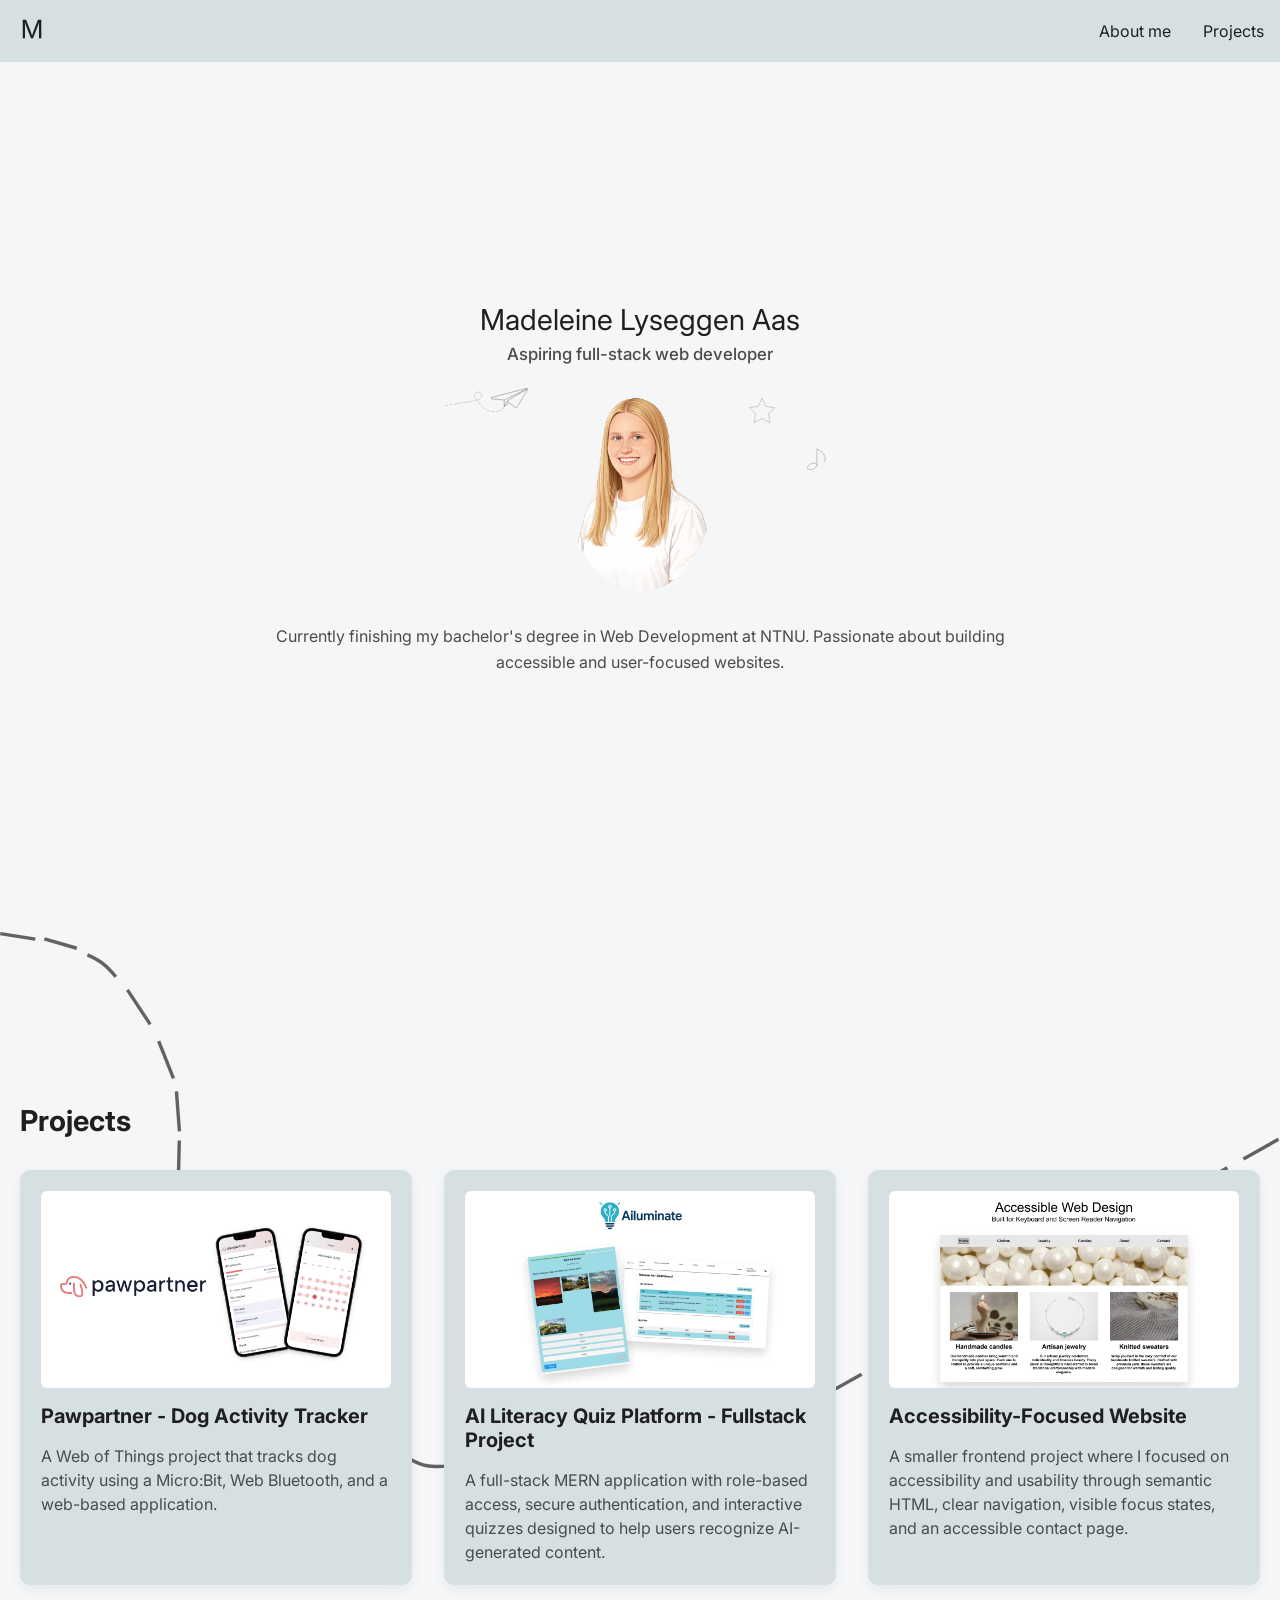
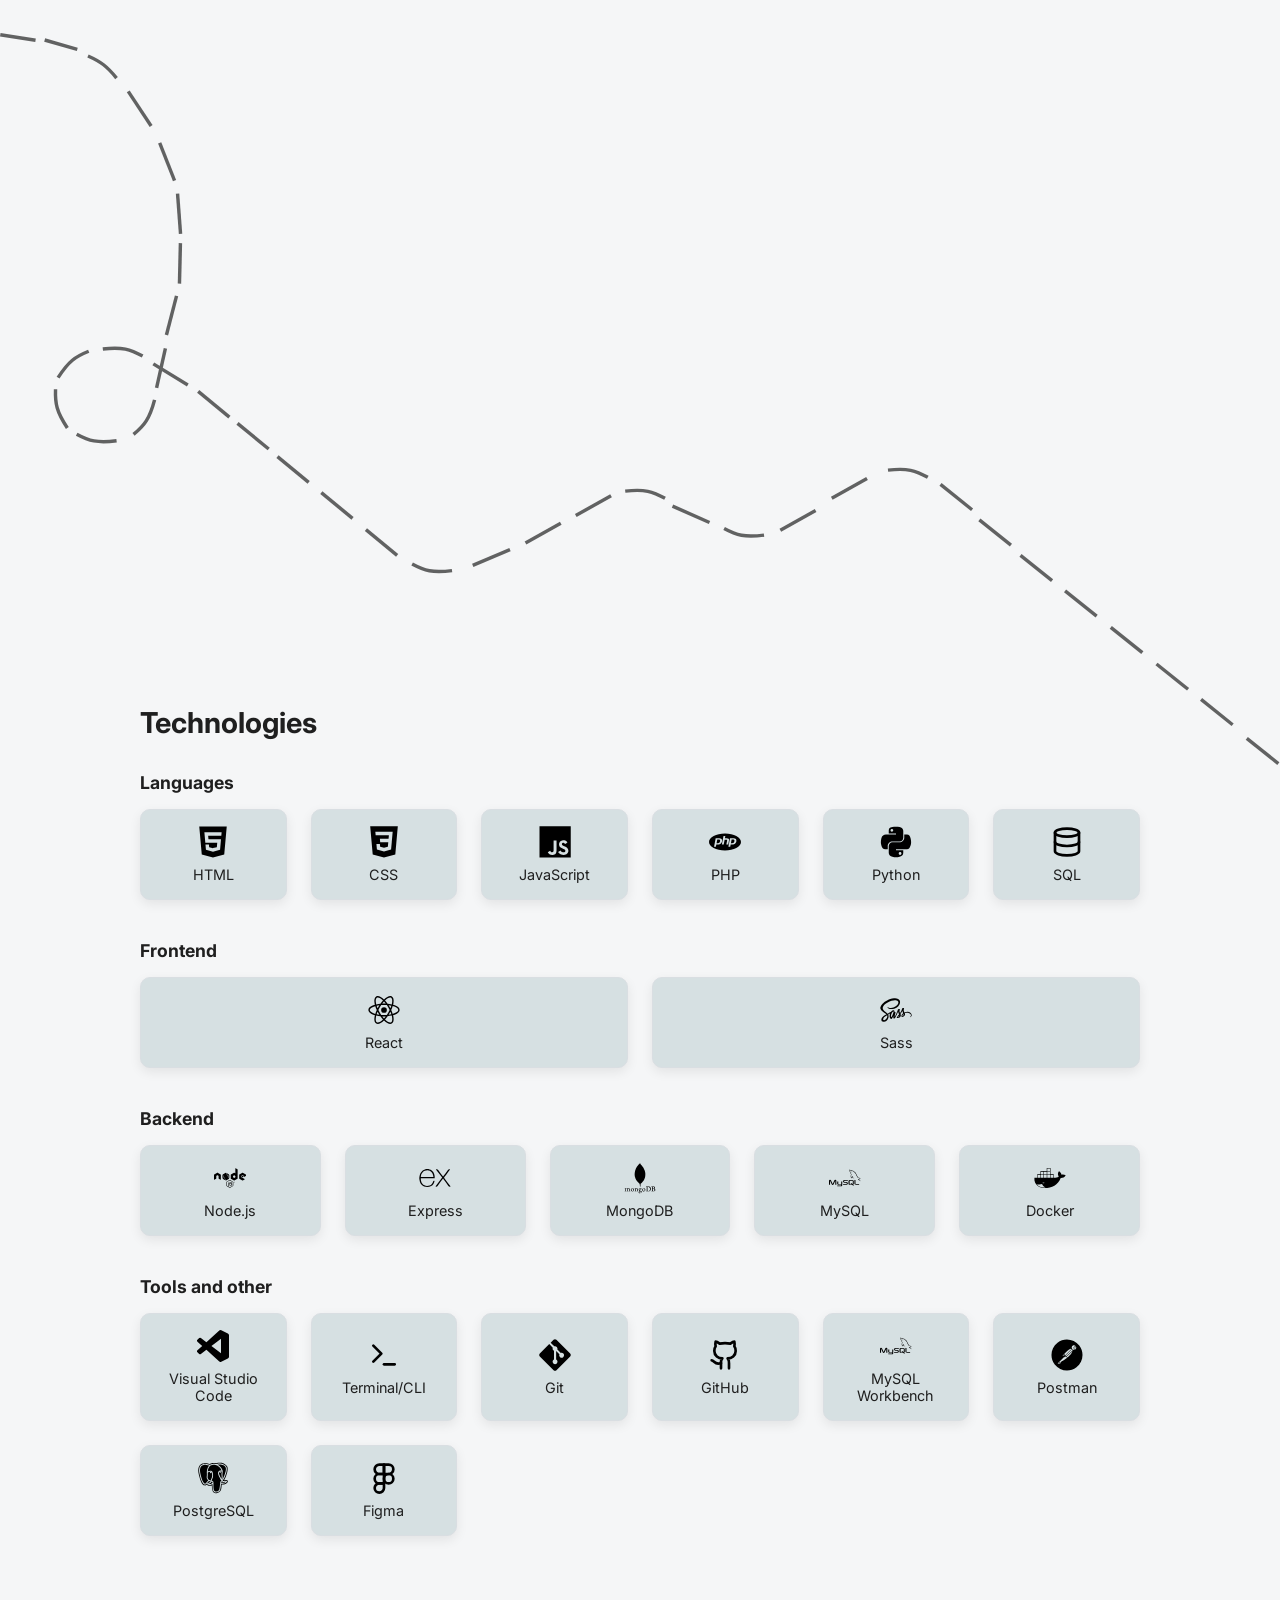
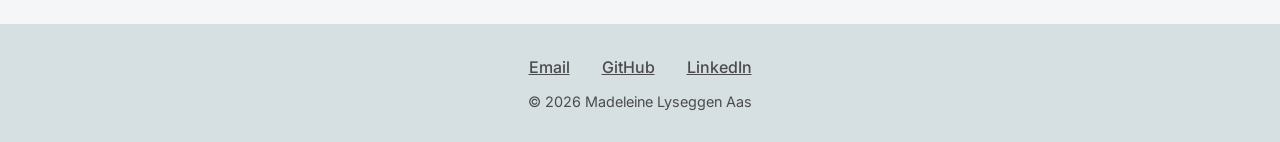
<file: index.html>
<!DOCTYPE html>
<html lang="en">

<head>
    <meta charset="UTF-8">
    <meta name="viewport" content="width=device-width, initial-scale=1.0">
    <title>Madeleine Lyseggen Aas | Full-Stack Web Developer Portfolio</title>
    <meta name="description" content="Portfolio of Madeleine Lyseggen Aas, an aspiring full-stack web developer at NTNU. Explore projects in React, JavaScript, Node.js, MongoDB, accessibility, and user-focused web development.">
    <link rel="stylesheet" href="styles.css">
    <link rel="icon" href="/img/favicon-32x32.png" type="image/png">
    <link rel="apple-touch-icon" href="/img/favicon-192x192.png">
    <link href="https://fonts.googleapis.com/css2?family=Inter&display=swap" rel="stylesheet">
    <script src="script.js" defer></script>
</head>

<body>
    <a href="#main-content" class="skip-link">Skip to main content</a>
    <nav class="navbar" aria-label="Main navigation">
        <a href="index.html" class="logo">
            <img src="/img/logo.png" alt="Madeleine Lyseggen Aas - Home">
        </a>
        <ul class="nav-links">
            <li><a href="about-me.html">About me</a></li>
            <li><a href="#projects">Projects</a></li>
        </ul>
    </nav>

    <main id="main-content">
        <section class="hero">
            <div class="hero-content">
                <h1>Madeleine Lyseggen Aas</h1>
                <p class="hero-subtitle">Aspiring full-stack web developer</p>
                <div class="hero-image">
                    <img src="img/portrait-nobg.webp" alt="Illustration of Madeleine">
                </div>
                <div class="hero-doodle hero-doodle-plane" aria-hidden="true">
                    <img src="img/plane.svg" alt="">
                </div>
                <div class="hero-doodle hero-doodle-note" aria-hidden="true">
                    <img src="/icons/musical-note.svg" alt="">
                </div>
                <div class="hero-doodle hero-doodle-star" aria-hidden="true">
                    <img src="img/star.svg" alt="">
                </div>
                <p>
                    Currently finishing my bachelor's degree in Web Development at NTNU.
                    Passionate about building accessible and user-focused websites.
                </p>
            </div>
        </section>

        <div class="page-doodle page-doodle-1" aria-hidden="true">
            <img src="/img/dashed-line.svg" alt="">    
        </div>

        <section id="projects">
            <h2>Projects</h2>
            <div id="projects-container"></div>
        </section>

        <div class="page-doodle page-doodle-2" aria-hidden="true">
            <img src="/img/dashed-line-down.svg" alt="">    
        </div>

        <section class="technologies">
            <h2>Technologies</h2>
            <div class="tech-category">
                <h3>Languages</h3>
                <ul class="tech-grid">
                    <li>
                        <img src="icons/html5.svg" alt="">
                        <p>HTML</p>
                    </li>
                    <li>
                        <img src="icons/css3.svg" alt="">
                        <p>CSS</p>
                    </li>
                    <li>
                        <img src="icons/javascript.svg" alt="">
                        <p>JavaScript</p>
                    </li>
                    <li>
                        <img src="icons/php.svg" alt="">
                        <p>PHP</p>
                    </li>
                    <li>
                        <img src="icons/python.svg" alt="">
                        <p>Python</p>
                    </li>
                    <li>
                        <img src="icons/database.svg" alt="">
                        <p>SQL</p>
                    </li>
                </ul>
            </div>
            <div class="tech-category">
                <h3>Frontend</h3>
                <ul class="tech-grid">
                    <li>
                        <img src="icons/react.svg" alt="">
                        <p>React</p>
                    </li>
                    <li>
                        <img src="icons/sass.svg" alt="">
                        <p>Sass</p>
                    </li>
                </ul>
            </div>
            <div class="tech-category">
                <h3>Backend</h3>
                <ul class="tech-grid">
                    <li>
                        <img src="icons/nodejs.svg" alt="">
                        <p>Node.js</p>
                    </li>
                    <li>
                        <img src="icons/express.svg" alt="">
                        <p>Express</p>
                    </li>
                    <li>
                        <img src="icons/mongodb.svg" alt="">
                        <p>MongoDB</p>
                    </li>
                    <li>
                        <img src="icons/mysql.svg" alt="">
                        <p>MySQL</p>
                    </li>
                    <li>
                        <img src="icons/docker.svg" alt="">
                        <p>Docker</p>
                    </li>
                </ul>
            </div>

            <div class="tech-category">
                <h3>Tools and other</h3>
                <ul class="tech-grid">
                    <li>
                        <img src="icons/vscode.svg" alt="">
                        <p>Visual Studio Code</p>
                    </li>
                    <li>
                        <img src="icons/terminal.svg" alt="">
                        <p>Terminal/CLI</p>
                    </li>
                    <li>
                        <img src="icons/git.svg" alt="">
                        <p>Git</p>
                    </li>
                    <li>
                        <img src="icons/github.svg" alt="">
                        <p>GitHub</p>
                    </li>
                    <li>
                        <img src="icons/mysql.svg" alt="">
                        <p>MySQL Workbench</p>
                    </li>
                    <li>
                        <img src="icons/postman.svg" alt="">
                        <p>Postman</p>
                    </li>
                    <li>
                        <img src="icons/postgresql.svg" alt="">
                        <p>PostgreSQL</p>
                    </li>
                    <li>
                        <img src="icons/figma.svg" alt="">
                        <p>Figma</p>
                    </li>
                </ul>
            </div>
        </section>
    </main>
    <footer>
        <div class="footer-content">
            <nav aria-label="Contact links">
                <ul class="footer-links">
                    <li>
                        <a href="mailto:madeleinelyseggen@icloud.com">Email</a>
                    </li>
                    <li>
                        <a href="https://github.com/madela2" target="_blank" rel="noopener noreferrer" aria-label="GitHub profile (opens in new tab)">GitHub</a>
                    </li>
                    <li>
                        <a href="https://www.linkedin.com/in/madeleine-lyseggen-aas/" target="_blank" rel="noopener noreferrer" aria-label="LinkedIn profile (opens in new tab)">LinkedIn</a>
                    </li>
                </ul>    
            </nav>
            <p class="footer-copyright"> &copy; 2026 Madeleine Lyseggen Aas</p>
        </div>
    </footer>
</body>

</html>
</file>
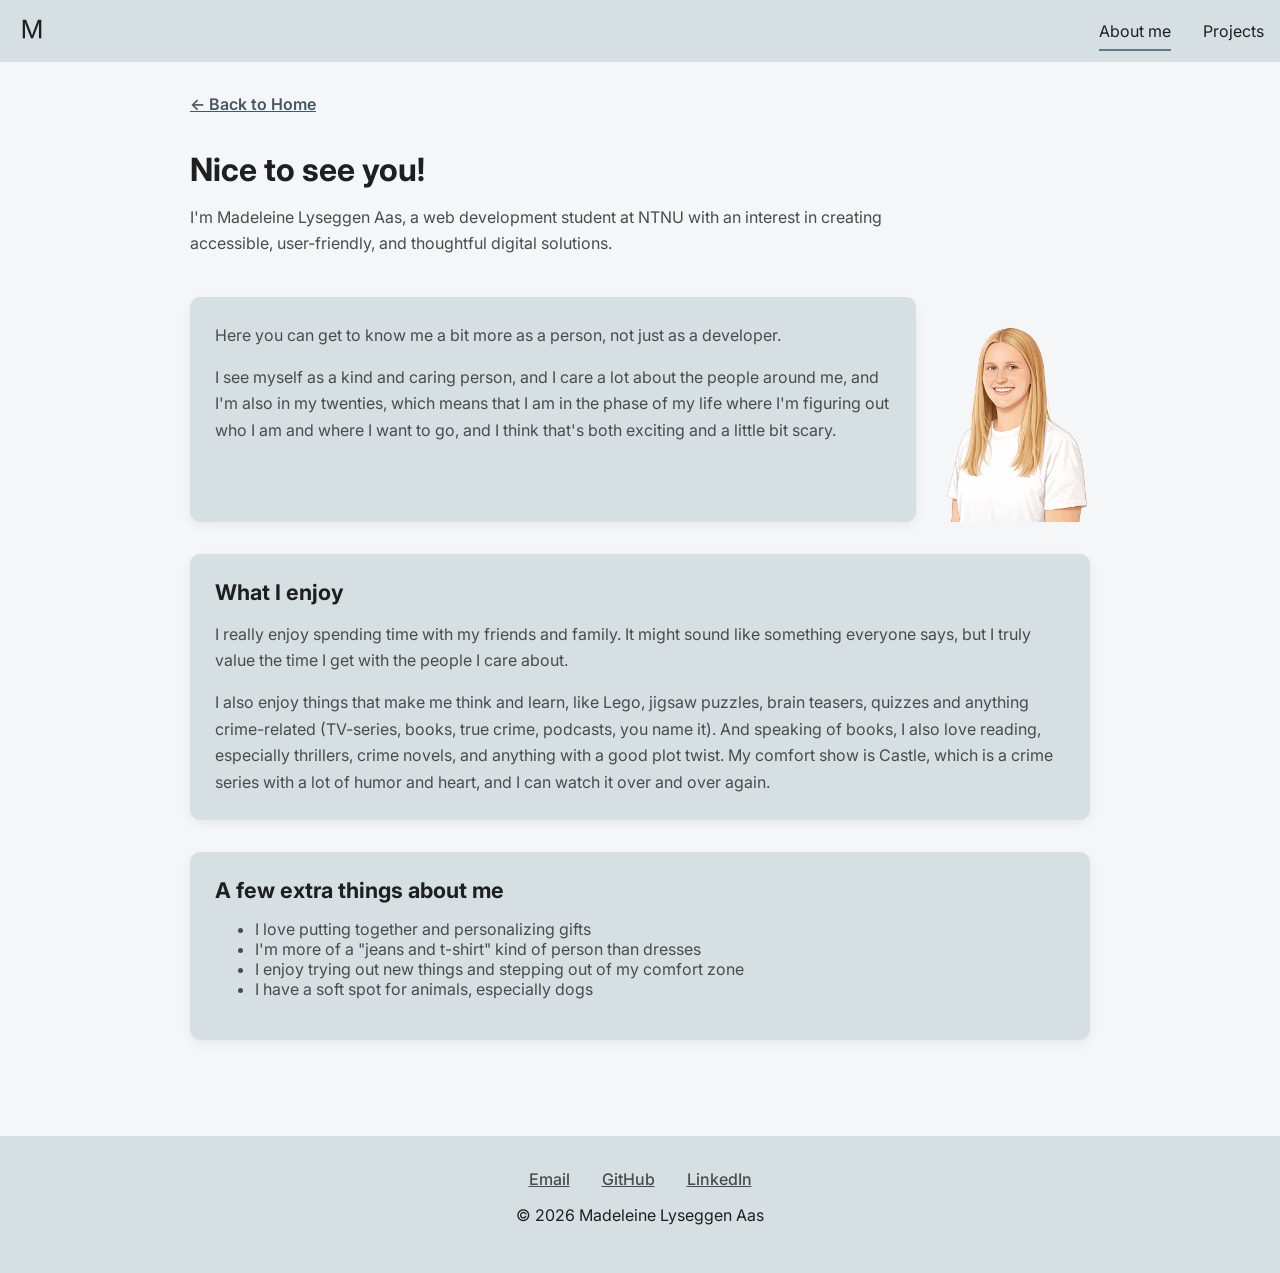
<file: about-me.html>
<!DOCTYPE html>
<html lang="en">

<head>
    <meta charset="UTF-8">
    <meta name="viewport" content="width=device-width, initial-scale=1.0">
    <title>About Madeleine Lyseggen Aas | Web Development Student Portfolio</title>
    <meta name="description" content="Learn more about Madeleine Lyseggen Aas, a web development student at NTNU with an interest in accessible, user-friendly, and thoughtful digital solutions.">
    <link rel="stylesheet" href="styles.css">
    <link rel="icon" href="/img/favicon-32x32.png" type="image/png">
    <link rel="apple-touch-icon" href="/img/favicon-192x192.png">
    <link href="https://fonts.googleapis.com/css2?family=Inter&display=swap" rel="stylesheet">
    <script src="script.js" defer></script>
</head>

<body>
    <a href="#main-content" class="skip-link">Skip to main content</a>
    <nav class="navbar" aria-label="Main navigation">
        <a href="/index.html" class="logo">
            <img src="/img/logo.png" alt="Madeleine Lyseggen Aas - Home">
        </a>
        <ul class="nav-links">
            <li><a href="about-me.html" class="active" aria-current="page">About me</a></li>
            <li><a href="index.html#projects">Projects</a></li>
        </ul>
    </nav>

    <main class="about-page" id="main-content">
        <header class="about-header">
            <a href="index.html" class="back-link">← Back to Home</a>
            <h1>Nice to see you!</h1>
            <p class="about-lead">
                I'm Madeleine Lyseggen Aas, a web development student at NTNU with an interest in creating
                accessible, user-friendly, and thoughtful digital solutions.
            </p>
            <div class="about-doodle about-doodle-book" aria-hidden="true">
                <img src="/icons/book.svg" alt="">    
            </div>
            <div class="about-doodle about-doodle-movie" aria-hidden="true">
                <img src="/icons/movie.svg" alt="">
            </div>
            <div class="about-doodle about-doodle-puzzle" aria-hidden="true">
                <img src="/icons/puzzle.svg" alt="">
            </div>
        </header>

        <section class="about-section">
            <div class="intro-section">
                <img src="/img/portrait-nobg.webp" alt="Illustration of Madeleine" class="intro-image">
                <div class="about-card intro-card">
                    <p>
                        Here you can get to know me a bit more as a person, not just as a developer.
                    </p>
                    <p>
                        I see myself as a kind and caring person, and I care a lot about the people around me, and I'm
                        also in my twenties, which means that I am in the phase of my
                        life where I'm figuring out who I am and where I want to go, and I think that's both exciting
                        and a little bit scary.
                    </p>
                </div>

            </div>
        </section>

        <section class="about-section">
            <div class="about-card">
                <h2>What I enjoy</h2>
                <p>
                    I really enjoy spending time with my friends and family. It might sound like something everyone
                    says,
                    but I truly value the time I get with the people I care about.
                </p>
                <p>
                    I also enjoy things that make me think and learn, like Lego, jigsaw puzzles, brain teasers, quizzes
                    and anything crime-related (TV-series, books, true crime, podcasts, you name it). And speaking of
                    books,
                    I also love reading, especially thrillers, crime novels, and anything with a good plot twist.
                    My comfort show is Castle, which is a crime series with a lot of humor and heart, and I can watch it
                    over and over again.
                </p>

            </div>
        </section>

        <section class="about-section">
            <div class="about-card">
                <h2>A few extra things about me</h2>
                <ul>
                    <li>I love putting together and personalizing gifts</li>
                    <li>I'm more of a "jeans and t-shirt" kind of person than dresses</li>
                    <li>I enjoy trying out new things and stepping out of my comfort zone</li>
                    <li>I have a soft spot for animals, especially dogs</li>
                </ul>
            </div>
        </section>
    </main>

    <footer>
        <div class="footer-content">
            <ul class="footer-links">
                <li>
                    <a href="mailto:madeleinelyseggen@icloud.com">Email</a>
                </li>
                <li>
                    <a href="https://github.com/madela2" target="_blank" rel="noopener noreferrer">GitHub</a>
                </li>
                <li>
                    <a href="https://www.linkedin.com/in/madeleine-lyseggen-aas/" target="_blank"
                        rel="noopener noreferrer">LinkedIn</a>
                </li>
            </ul>
            <p> &copy; 2026 Madeleine Lyseggen Aas</p>
        </div>
    </footer>
</body>

</html>
</file>
<file: styles.css>
:root {
    --color-background: #F5F6F7;
    --color-surface: #D6E0E2;
    --color-primary: #607B8A;
    --color-primary-dark: #455763;
    --color-secondary: #C6D1D9;
    --color-accent-soft: #EBE2DA;
    --color-text: #1F1F1F;
    --color-text-muted: #4B4B4B;
    --color-border: #D9DEE2;
}

body {
    margin: 0;
    font-family: 'Inter', Arial, sans-serif;
    background: var(--color-background);
    color: var(--color-text);
}

.skip-link {
    position: absolute;
    top: -40px;
    left: 0;
    background: var(--color-primary-dark);
    color: white;
    padding: 0.5rem 1rem;
    text-decoration: none;
    z-index: 100;
}

.skip-link:focus {
    top: 70px;
}

.skip-link:focus-visible {
    outline: 3px solid black;
    outline-offset: 3px;
}

.navbar {
    display: flex;
    justify-content: space-between;
    align-items: center;
    padding: 0.8rem 1rem;
    background: var(--color-surface);
    position: sticky;
    top: 0;
    z-index: 1000;
}

.nav-links {
    list-style: none;
    padding: 0;
    margin: 0;
    display: flex;
    gap: 2rem;
}

.nav-links li {
    display: inline;
}

.navbar a {
    text-decoration: none;
    color: inherit;
    font-size: 1rem;
    transition: color 0.3s ease;
}

.navbar a:hover {
    color: var(--color-primary);
}

.navbar a.active {
    border-bottom: 2px solid var(--color-primary);
    padding-bottom: 0.5rem;
}

.logo img{
    width: 32px;
    height: auto;
}

.hero {
    min-height: calc(100vh - 70px);
    display: flex;
    justify-content: center;
    align-items: center;
    text-align: center;
    padding: 0 1.25rem 2.5rem;
}

.hero-content {
    max-width: 600px;
    position: relative;
}

.hero h1 {
    font-size: 1.5rem;
    margin-bottom: 0.25rem;
    font-weight: 400;
}

.hero-subtitle {
    font-size: 1.05rem;
    font-weight: 500;
    color: var(--color-text-muted);
    margin-bottom: 1.25rem;
}

.hero-image {
    margin-bottom: 1.75rem;
}

.hero-image img {
    width: 150px;
    height: 225px;
    border-radius: 50%;
    object-fit: cover;
}

.hero-doodle {
    position: absolute;
    pointer-events: none;
    opacity: 0.6;
}

.hero-doodle-plane {
    top: 150px;
    right: 69%;
    width: 100px;
}

.hero-doodle-star {
    top: 150px;
    right: 20%;
    width: 30px;
}

.hero-doodle-note {
    top: 200px;
    right: 13%;
    width: 22px;
}

.hero-doodle img {
    width: 100%;
    height: auto;
    display: block;
}

.hero p {
    line-height: 1.6;
    color: var(--color-text-muted);
    margin: 0 auto;
}

button:focus-visible,
a:focus-visible {
    outline: 3px solid var(--color-primary-dark);
    outline-offset: 3px;
}

.page-doodle {
    position: relative;
    pointer-events: none;
    opacity: 0.6;
    width: 100%;
    z-index: -1;
}

.page-doodle img {
    width: 100%;
    height: auto;
    display: block;
}

#projects {
    padding: 3rem 1.25rem;
}

#projects h2 {
    font-size: 1.8rem;
    margin-bottom: 2rem;
}

.project-card {
    display: flex;
    flex-direction: column;
    gap: 1rem;
    padding: 1.25rem;
    border: 1px solid var(--color-border);
    border-radius: 10px;
    background: var(--color-surface);
    box-shadow: 0 4px 12px rgba(0, 0, 0, 0.06);
    margin-bottom: 2.5rem;
    transition: transform 0.2s ease, box-shadow 0.2s ease;
    text-decoration: none;
    color: inherit;
}

.project-card:hover {
    transform: translateY(-4px);
    box-shadow: 0 8px 20px rgba(0, 0, 0, 0.12);
}

.project-card img {
    width: 100%;
    height: auto;
    border-radius: 6px;
    object-fit: cover;
}

.project-card h3 {
    margin: 0;
    font-size: 1.25rem;
    color: var(--color-text);
}

.project-card p {
    margin: 0;
    line-height: 1.5;
    color: var(--color-text-muted);
}

.project-link {
    margin-top: 0.5rem;
    text-decoration: none;
    color: var(--color-primary-dark);
    font-weight: 600;
    border-bottom: 2px solid var(--color-primary-dark);
    width: fit-content;
}

.project-link:hover {
    color: var(--color-primary);
    border-bottom-color: var(--color-primary);
}

.technologies {
    padding: 3rem 1.25rem;
}

.technologies h2 {
    font-size: 1.8rem;
    margin-bottom: 2rem;
}

.tech-category {
    margin-bottom: 2.5rem;
}

.tech-category h3 {
    font-size: 1.1rem;
    margin-bottom: 1rem;
    color: var(--color-text);
}

.tech-grid {
    list-style: none;
    padding: 0;
    margin: 0;
    display: grid;
    grid-template-columns: repeat(auto-fit, minmax(120px, 1fr));
    gap: 1rem;
}

.tech-grid li {
    display: flex;
    flex-direction: column;
    align-items: center;
    justify-content: center;
    gap: 0.5rem;
    padding: 1rem;
    background: var(--color-surface);
    border: 1px solid var(--color-border);
    border-radius: 10px;
    box-shadow: 0 4px 12px rgba(0, 0, 0, 0.08);
    text-align: center;
}

.tech-grid img {
    width: 32px;
    height: 32px;
    object-fit: contain;
}

.tech-grid p {
    margin: 0;
    font-size: 0.9rem;
}

.tech-grid li {
    transition: transform 0.2s ease;
}

.tech-grid li:hover {
    transform: translateY(-3px);
}

footer {
    background: var(--color-surface);
    border-top: 1px solid var(--color-border);
    padding: 2rem 1rem;
}

.footer-content {
    max-width: 760px;
    margin: 0 auto;
    text-align: center;
}

.footer-links {
    list-style: none;
    padding: 0;
    margin: 0 0 1rem 0;
    display: flex;
    justify-content: center;
    gap: 2rem;
    flex-wrap: wrap;
}

.footer-links a {
    color: var(--color-text-muted);
    font-weight: 500;
    transition: color 0.3s ease;
}

.footer-links a:hover {
    color: var(--color-primary);
}

.footer-copyright {
    color: var(--color-text-muted);
    font-size: 0.9rem;
    margin: 0;
}

/* Project page layout */
.project-page {
    max-width: 760px;
    margin: 0 auto;
    padding: 1.5rem 1rem 4rem;
}

.project-header {
    padding: 1.5rem 0 0;
    max-width: 100%;
    margin: 0 0 2rem 0;
}

.back-link {
    display: inline-block;
    margin-bottom: 1rem;
    color: var(--color-primary-dark);
    font-weight: 600;
}

.back-link:hover {
    text-decoration: underline;
}

.project-header h1 {
    margin-bottom: 1rem;
    line-height: 1.15;
    font-size: 2rem;
}

.project-header p {
    line-height: 1.65;
    color: var(--color-text-muted);
    max-width: 65ch;
}

.project-meta {
    margin: 1.25rem 0;
    padding-left: 1.1rem;
}

.project-meta li {
    margin-bottom: 0.5rem;
}

.project-section {
    margin-bottom: 2.75rem;
}

.project-section h2 {
    margin-bottom: 0.9rem;
    font-size: 1.5rem;
}

.project-section h3 {
    margin-top: 1.25rem;
    margin-bottom: 0.5rem;
    font-size: 1.05rem;
}

.project-section p,
.project-section li {
    line-height: 1.65;
}

.project-section ul,
.project-section ol {
    padding-left: 1.2rem;
}

.project-media {
    margin: 1.25rem 0 0;
}

.project-media video,
.project-media img {
    width: 100%;
    display: block;
    border-radius: 10px;
    border: 1px solid var(--color-border);
}

.project-media--image {
    max-width: 420px;
}

.project-media--image img {
    margin: 0 auto;
}

.project-media figcaption {
    font-size: 0.95rem;
    color: var(--color-text-muted);
    margin-top: 0.95rem;
    line-height: 1.5;
}

.lightbox-close:focus-visible,
.lightbox-nav:focus-visible {
    outline: 3px solid var(--color-primary-dark);
    outline-offset: 3px;
}

/* Lightbox */
.lightbox[hidden] {
    display: none;
}

.lightbox {
    position: fixed;
    inset: 0;
    z-index: 2000;
}

.lightbox-backdrop {
    position: absolute;
    inset: 0;
    background: rgba(0, 0, 0, 0.78);
}

.lightbox-content {
    position: relative;
    z-index: 1;
    min-height: 100vh;
    display: grid;
    grid-template-columns: auto 1fr auto;
    align-items: center;
    gap: 0.5rem;
    padding: 1rem;
}

.lightbox-figure {
    margin: 0;
    display: flex;
    flex-direction: column;
    align-items: center;
}

.lightbox-figure img {
    display: block;
    max-width: min(100%, 900px);
    max-height: 75vh;
    width: auto;
    height: auto;
    border-radius: 10px;
    background: var(--color-surface);
}

.lightbox-figure figcaption {
    margin-top: 0.75rem;
    color: var(--color-surface);
    text-align: center;
    line-height: 1.5;
    max-width: 60ch;
}

.lightbox-close {
    position: absolute;
    top: 1rem;
    right: 1rem;
    border: none;
    background-color: rgba(255, 255, 255, 0.12);
    color: var(--color-surface);
    width: 2.75rem;
    height: 2.75rem;
    border-radius: 999px;
    font-size: 1.75rem;
    cursor: pointer;
}

.lightbox-nav {
    border: none;
    background-color: rgba(255, 255, 255, 0.12);
    color: var(--color-surface);
    width: 2.75rem;
    height: 2.75rem;
    border-radius: 999px;
    font-size: 2rem;
    cursor: pointer;
}

.lightbox-prev,
.lightbox-next {
    align-self: center;
}

body.lightbox-open {
    overflow: hidden;
}

.featured-gallery {
    display: flex;
    flex-direction: column;
    gap: 1.25rem;
    margin-top: 1.25rem;
}

.featured-image {
    display: block;
    margin: 0 auto;
    width: 65%;
    padding: 0;
    border: none;
    border-radius: 10px;
    overflow: hidden;
    cursor: pointer;
    background: none;
}

.featured-image img {
    display: block;
    width: 100%;
    height: auto;
    border-radius: 10px;
    border: 1px solid var(--color-border);
}

.featured-image:hover img {
    transform: scale(1.01);
    transition: transform 0.2s ease;
}

.thumbnail-gallery {
    display: flex;
    justify-content: center;
    gap: 1.25rem;
}

.thumbnail-item {
    display: block;
    width: 20%;
    padding: 0;
    border: none;
    border-radius: 10px;
    overflow: hidden;
    cursor: pointer;
    background-color: none;
}

.thumbnail-item img {
    display: block;
    width: 100%;
    height: auto;
    border-radius: 10px;
    border: 1px solid var(--color-border);
    opacity: 0.8;
    transition: opacity 0.2s ease;
}

.thumbnail-item:hover img {
    opacity: 1;
}

.thumbnail-item:focus-visible {
    outline: 3px solid var(--color-primary-dark);
    outline-offset: 3px;
}

.about-page {
    max-width: 900px;
    margin: 0 auto;
    padding: 2rem 1.25rem 4rem;
}

.about-header button {
    display: flex;
    gap: 0.5rem;
    background: none;
    border: none;
    padding: 0;
    cursor: pointer;
}

.about-header button img {
    width: 18px;
    height: 18px;
}

.about-header button a {
    margin-top: 0.1rem;
}

.about-header {
    margin-bottom: 2.5rem;
}

.about-header h1 {
    margin-bottom: 1rem;
    line-height: 1.2;
}

.about-doodle {
    position: absolute;
    pointer-events: none;
    opacity: 0.6;
}

.about-doodle img {
    width: 100%;
    height: auto;
    display: block;
}

.about-doodle-book {
    bottom: 31%;
    left: 26%;
    width: 28px;
}

.about-doodle-movie {
    bottom: 26%;
    right: 22%;
    width: 28px;
}

.about-doodle-puzzle {
    bottom: 24%;
    left: 12%;
    width: 28px;
}

.about-lead {
    max-width: 700px;
    line-height: 1.6;
    color: var(--color-text-muted);
    margin: 0;
}

.about-section {
    margin-bottom: 2rem;
}

.about-card {
    background: var(--color-surface);
    border: 1px solid var(--color-border);
    border-radius: 10px;
    box-shadow: 0 4px 12px rgba(0, 0, 0, 0.06);
    padding: 1.5rem;
}

.about-card h2 {
    margin-top: 0;
    margin-bottom: 1rem;
    font-size: 1.35rem;
    color: var(--color-text);
}

.about-card p {
    margin: 0 0 1rem 0;
    line-height: 1.65;
    color: var(--color-text-muted);
}

.about-card p:last-child {
    margin-bottom: 0;
}

.about-card li {
    color: var(--color-text-muted);
}

.intro-section {
    display: flex;
    flex-direction: column;
    gap: 1.5rem;
    align-items: center;
}

.intro-card {
    background: var(--color-surface);
    border: 1px solid var(--color-border);
    border-radius: 10px;
    box-shadow: 0 4px 12px rgba(0, 0, 0, 0.06);
}

.intro-card h2 {
    margin-top: 0;
    margin-bottom: 1rem;
    font-size: 1.35rem;
    color: var(--color-text);
}

.intro-card p {
    margin: 0 0 1rem 0;
    line-height: 1.65;
    color: var(--color-text-muted);
}

.intro-card p:last-child {
    margin-bottom: 0;
}

.intro-image {
    width: 150px;
}


@media (min-width: 700px) {
    .hero h1 {
        font-size: 1.8rem;
    }

    .hero-doodle-plane {
        top: 110px;
        right: 65%;
        width: 16%;
    }

    .hero-doodle-star {
        top: 120px;
        right: 32%;
        width: 4.5%;
    }

    .page-doodle-1 {
        width: 100%;
        max-height: 290px;
        margin: 0 auto;
    }

    .page-doodle-2 {
        width: 100%;
        max-height: 300px;
        margin: 0 auto;
    }

    #projects-container {
        display: grid;
        grid-template-columns: repeat(3, 1fr);
        gap: 2rem;
    }

    .project-card {
        margin-bottom: 0;
    }

    .technologies {
        max-width: 1000px;
        margin: 0 auto;
        padding: 3rem 2rem;
    }

    .tech-grid {
        grid-template-columns: repeat(auto-fit, minmax(140px, 1fr));
        gap: 1.5rem;
    }

    .image-gallery {
        grid-template-columns: repeat(3, 1fr);
    }

    .lightbox-content {
        gap: 1rem;
        padding: 2rem;
    }

    .about-doodle {
        display: none;
    }

    .intro-section {
        display: flex;
        flex-direction: row;
        align-items: stretch;
        gap: 1.5rem;
    }

    .intro-card {
        flex: 1;
        order: 1;
    }

    .intro-image {
        width: 150px;
        height: 100%;
        flex-shrink: 0;
        order: 2;
        object-fit: cover;
    }

    .featured-image {
        width: 30%;
    }

    .thumbnail-item {
        width: 15%;
    }
}

@media (min-width: 1080px) {
    .hero-doodle-plane {
        width: 11%;
    }

    .hero-doodle-star {
        width: 3.5%;
    }

    .hero-doodle-note {
        top: 170px;
        right: 25%;
        width: 3%;
    }

    .page-doodle-1 {
        width: 100%;
        height: 100px;
        margin: 0 auto;
    }

    .page-doodle-2 {
        width: 100%;
        max-height: 600px;
        margin: 0 auto;
    }
}

@media (min-width: 1200px) {
    .hero-content {
        max-width: 750px;
    }
}

@media (min-width: 1920px) {
    .hero-content {
        max-width: 950px;
    }
}
</file>
